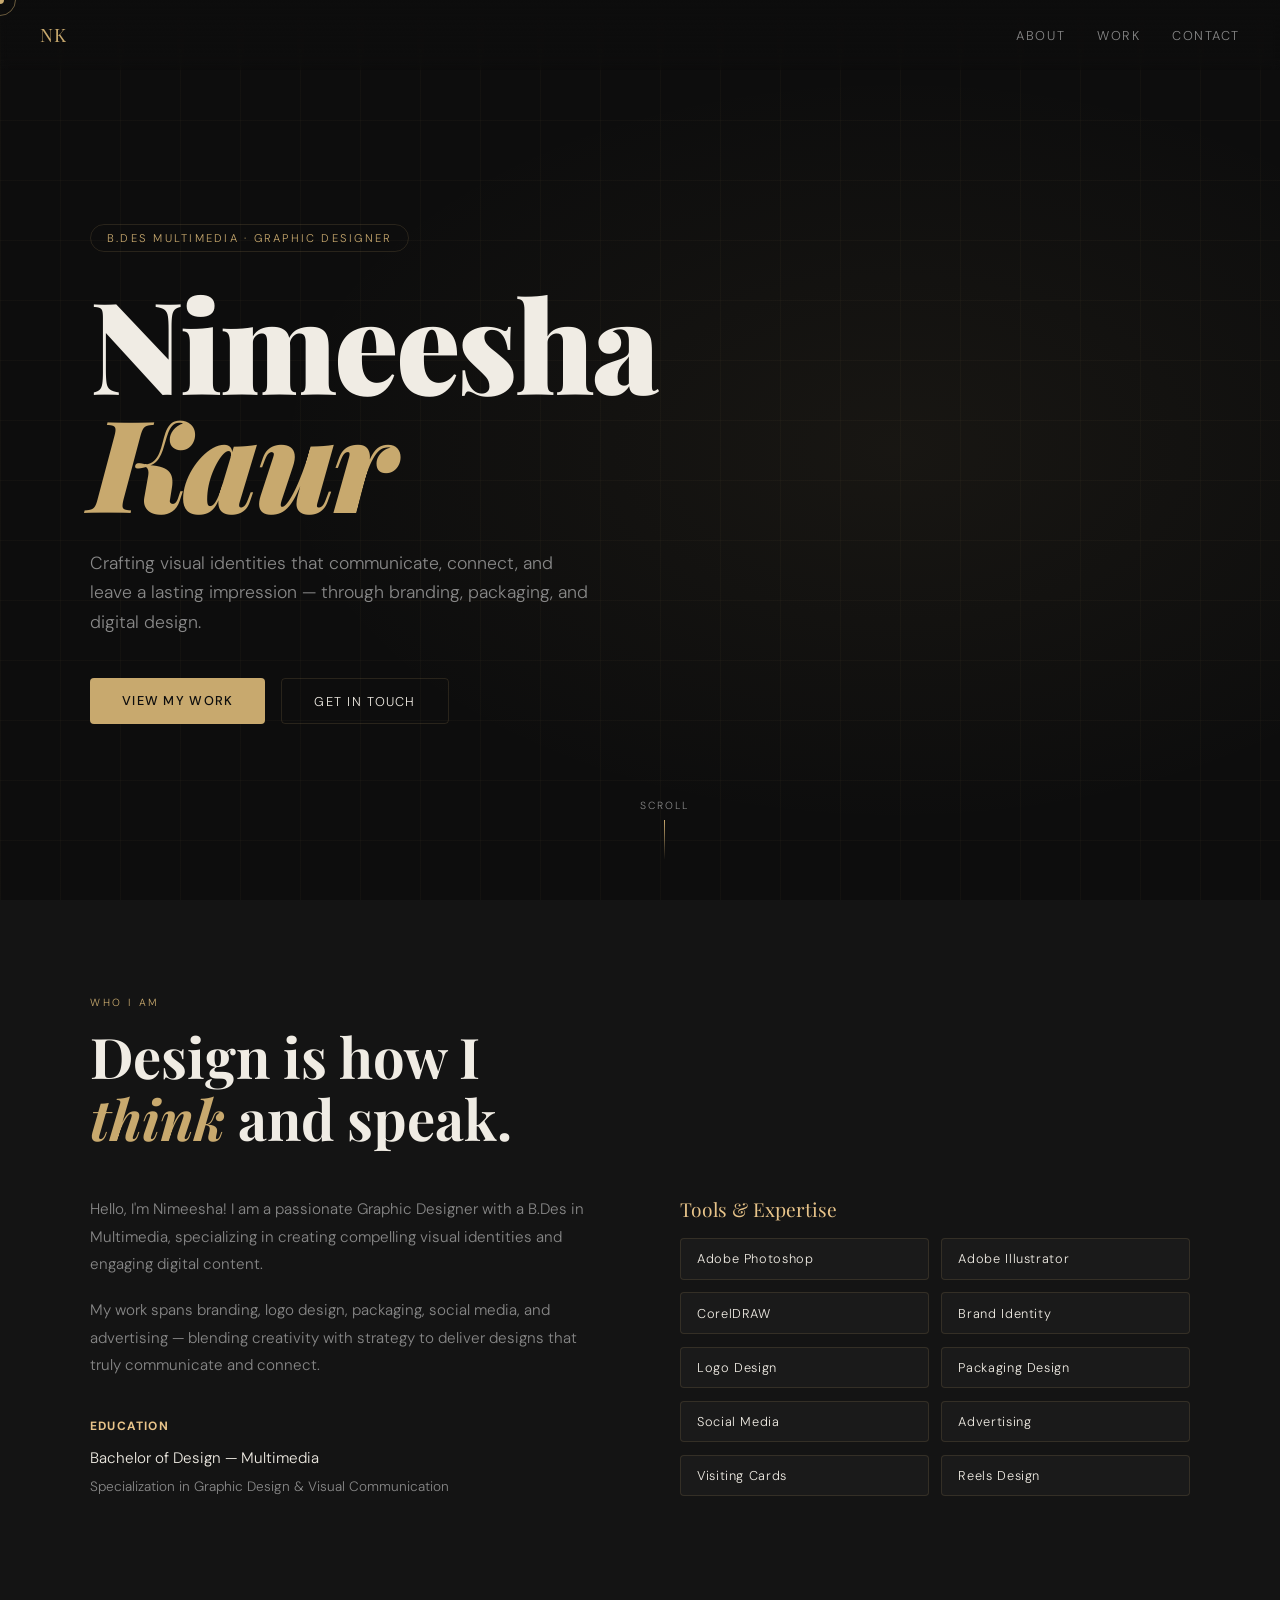
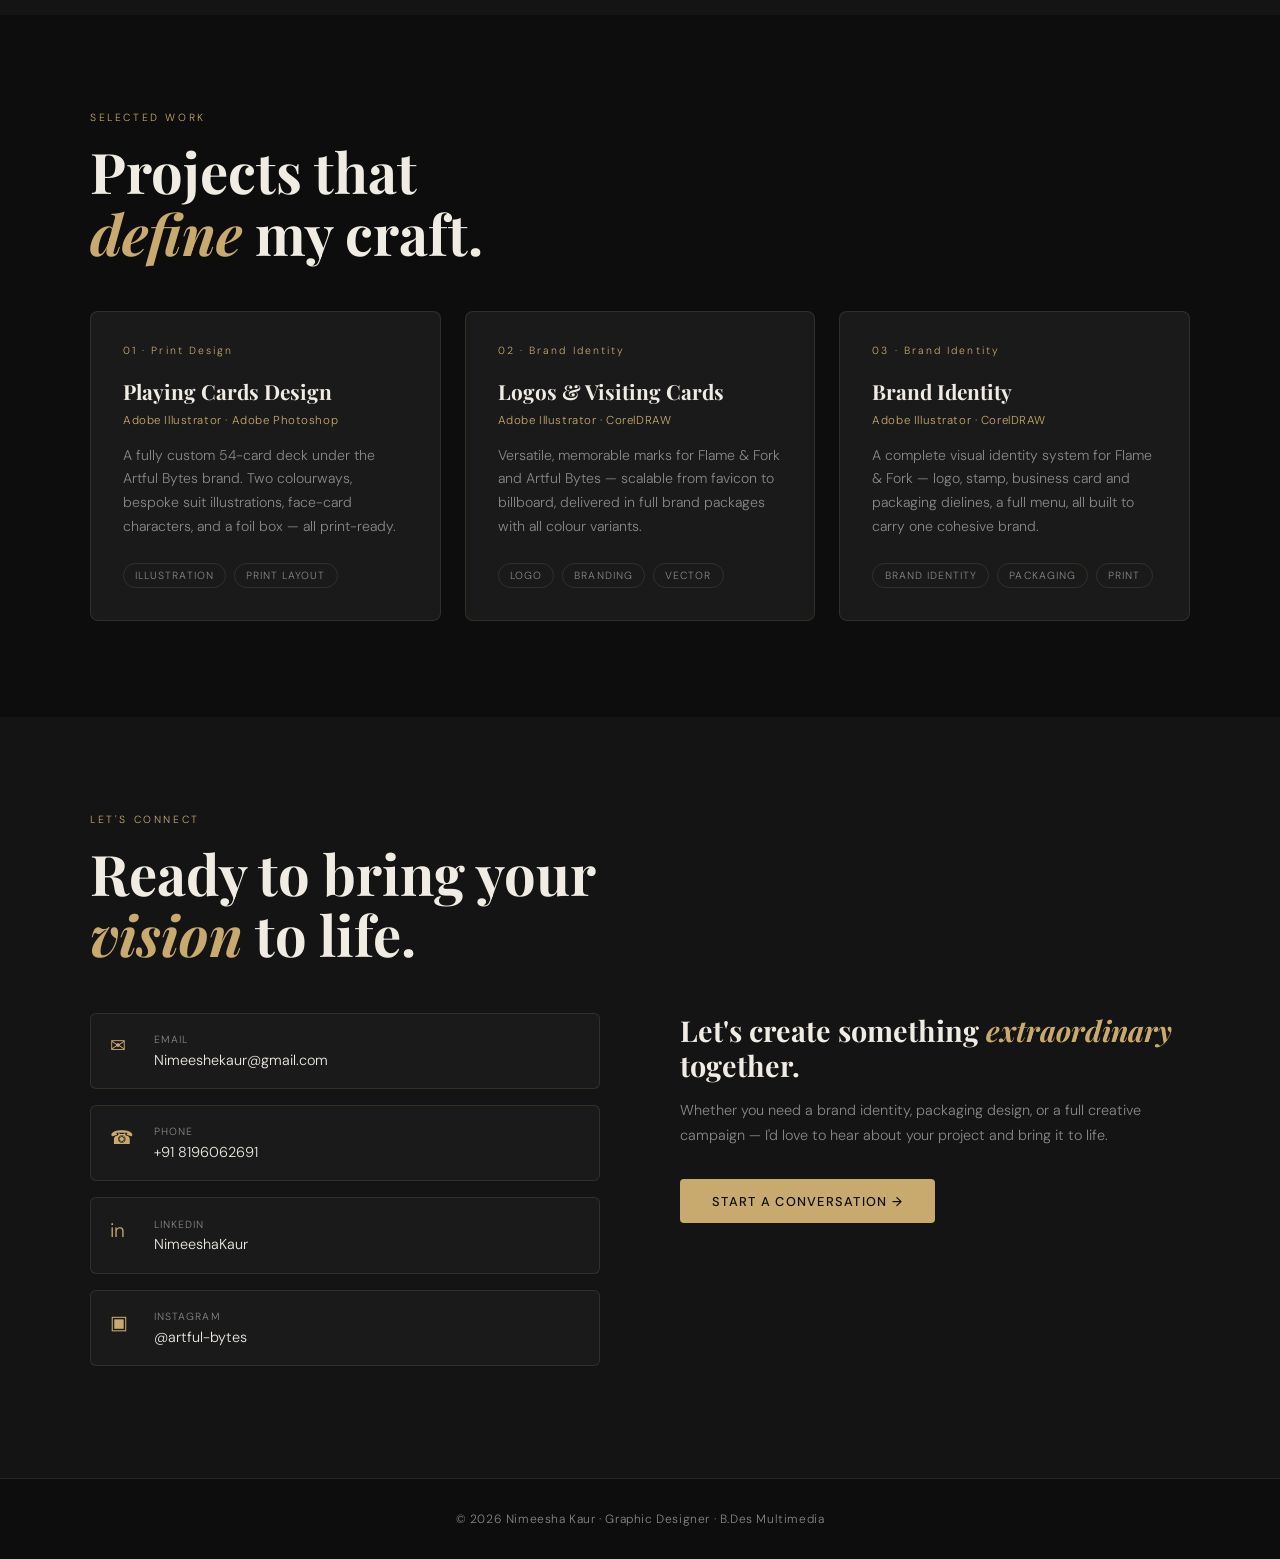
<file: index.html>
<!DOCTYPE html>
<html lang="en">
<head>
<meta charset="UTF-8">
<meta name="viewport" content="width=device-width, initial-scale=1.0">
<title>Nimeesha Kaur — Graphic Designer</title>
<link rel="stylesheet" href="style.css">
</head>
<body>

<!-- Custom Cursor -->
<div class="cursor" id="cursor"></div>
<div class="cursor-ring" id="cursorRing"></div>

<!-- Navigation -->
<nav>
  <a href="index.html" class="nav-logo">NK</a>
  <ul class="nav-links">
    <li><a href="#about">About</a></li>
    <li><a href="#projects">Work</a></li>
    <li><a href="#contact">Contact</a></li>
  </ul>
  <button class="hamburger" id="hamburger" aria-label="Open menu">
    <span></span><span></span><span></span>
  </button>
</nav>

<!-- Mobile Menu -->
<div class="mobile-menu" id="mobileMenu">
  <a href="#about">About</a>
  <a href="#projects">Work</a>
  <a href="#contact">Contact</a>
</div>

<!-- ── Hero ── -->
<section id="hero">
  <div class="bg-glow-right"></div>
  <div class="bg-grid"></div>
  <div class="hero-content">
    <div class="hero-tag">B.Des Multimedia · Graphic Designer</div>
    <h1 class="hero-name">Nimeesha<br><span>Kaur</span></h1>
    <p class="hero-sub">Crafting visual identities that communicate, connect, and leave a lasting impression — through branding, packaging, and digital design.</p>
    <div class="hero-cta">
      <a href="#projects" class="btn btn-primary">View My Work</a>
      <a href="#contact"  class="btn btn-outline">Get In Touch</a>
    </div>
  </div>
  <div class="hero-scroll">
    <span>Scroll</span>
    <div class="scroll-line"></div>
  </div>
</section>

<!-- ── About ── -->
<section id="about">
  <div class="container">
    <p class="section-label reveal">Who I Am</p>
    <h2 class="section-title reveal">Design is how I<br><em style="font-style:italic;color:var(--accent)">think</em> and speak.</h2>
    <div class="about-grid">
      <div class="about-text reveal">
        <p>Hello, I'm Nimeesha! I am a passionate Graphic Designer with a B.Des in Multimedia, specializing in creating compelling visual identities and engaging digital content.</p>
        <p>My work spans branding, logo design, packaging, social media, and advertising — blending creativity with strategy to deliver designs that truly communicate and connect.</p>
        <p style="margin-top:2rem;">
          <strong style="color:var(--accent2);font-size:0.75rem;letter-spacing:0.1em;text-transform:uppercase;">Education</strong><br>
          <span style="color:var(--text);margin-top:0.4rem;display:block;">Bachelor of Design — Multimedia</span>
          <span style="color:var(--muted);font-size:0.85rem;">Specialization in Graphic Design &amp; Visual Communication</span>
        </p>
      </div>
      <div class="reveal reveal-delay-2">
        <p class="skills-heading">Tools &amp; Expertise</p>
        <div class="skills-grid">
          <div class="skill-pill">Adobe Photoshop</div>
          <div class="skill-pill">Adobe Illustrator</div>
          <div class="skill-pill">CorelDRAW</div>
          <div class="skill-pill">Brand Identity</div>
          <div class="skill-pill">Logo Design</div>
          <div class="skill-pill">Packaging Design</div>
          <div class="skill-pill">Social Media</div>
          <div class="skill-pill">Advertising</div>
          <div class="skill-pill">Visiting Cards</div>
          <div class="skill-pill">Reels Design</div>
        </div>
      </div>
    </div>
  </div>
</section>

<!-- ── Projects ── -->
<section id="projects">
  <div class="container">
    <p class="section-label reveal">Selected Work</p>
    <h2 class="section-title reveal">Projects that<br><em style="font-style:italic;color:var(--accent)">define</em> my craft.</h2>
    <div class="projects-grid">

 <!-- 01 Playing Cards -->
<a href="playingCards.html" style="text-decoration:none;color:inherit;">
  <div class="project-card reveal">
    <div class="project-number">01 · Print Design</div>
    <h3 class="project-title">Playing Cards Design</h3>
    <p class="project-tools">Adobe Illustrator · Adobe Photoshop</p>
    <p class="project-desc">A fully custom 54-card deck under the Artful Bytes brand. Two colourways, bespoke suit illustrations, face-card characters, and a foil box — all print-ready.</p>
    <div class="project-tags">
      <span class="tag">Illustration</span>
      <span class="tag">Print Layout</span>
    </div>
    <div class="project-arrow">→</div>
  </div>
</a>

<!-- 02 Logo Design -->
<a href="logoDesign.html" style="text-decoration:none;color:inherit;">
  <div class="project-card reveal reveal-delay-1">
    <div class="project-number">02 · Brand Identity</div>
    <h3 class="project-title">Logos & Visiting Cards</h3>
    <p class="project-tools">Adobe Illustrator · CorelDRAW</p>
    <p class="project-desc">Versatile, memorable marks for Flame & Fork and Artful Bytes — scalable from favicon to billboard, delivered in full brand packages with all colour variants.</p>
    <div class="project-tags">
      <span class="tag">Logo</span>
      <span class="tag">Branding</span>
      <span class="tag">Vector</span>
    </div>
    <div class="project-arrow">→</div>
  </div>
</a>

<!-- 03 Visiting Cards -->
<!-- 03 Brand Identity -->
<a href="vc.html" style="text-decoration:none;color:inherit;">
  <div class="project-card reveal reveal-delay-2">
    <div class="project-number">03 · Brand Identity</div>
    <h3 class="project-title">Brand Identity</h3>
    <p class="project-tools">Adobe Illustrator · CorelDRAW</p>
    <p class="project-desc">A complete visual identity system for Flame & Fork — logo, stamp, business card and packaging dielines, a full menu, all built to carry one cohesive brand.</p>
    <div class="project-tags">
      <span class="tag">Brand Identity</span>
      <span class="tag">Packaging</span>
      <span class="tag">Print</span>
    </div>
    <div class="project-arrow">→</div>
  </div>
</a>
    </div>
  </div>
</section>

<!-- ── Contact ── -->
<section id="contact">
  <div class="container">
    <p class="section-label reveal">Let's Connect</p>
    <h2 class="section-title reveal">Ready to bring your<br><em style="font-style:italic;color:var(--accent)">vision</em> to life.</h2>
    <div class="contact-inner">
      <div class="reveal">
        <div class="contact-item">
          <div class="contact-icon">✉</div>
          <div>
            <p class="contact-label">Email</p>
            <p class="contact-value"><a href="mailto:Nimeeshekaur@gmail.com">Nimeeshekaur@gmail.com</a></p>
          </div>
        </div>
        <div class="contact-item">
          <div class="contact-icon">☎</div>
          <div>
            <p class="contact-label">Phone</p>
            <p class="contact-value"><a href="tel:8196062691">+91 8196062691</a></p>
          </div>
        </div>
        <div class="contact-item">
          <div class="contact-icon">in</div>
          <div>
            <p class="contact-label">LinkedIn</p>
            <p class="contact-value"><a href="https://www.linkedin.com/in/nimeesha-kaur-060a74396?utm_source=share_via&utm_content=profile&utm_medium=member_android">NimeeshaKaur</a></p>
          </div>
        </div>
        <div class="contact-item">
          <div class="contact-icon">▣</div>
          <div>
            <p class="contact-label">Instagram</p>
            <p class="contact-value"><a href="https://www.instagram.com/artful_.bytes?stkn=eWk2NmMzd254NXp5">@artful-bytes</a></p>
          </div>
        </div>
      </div>
      <div class="contact-cta reveal reveal-delay-2">
        <h3>Let's create something <em style="color:var(--accent)">extraordinary</em> together.</h3>
        <p>Whether you need a brand identity, packaging design, or a full creative campaign — I'd love to hear about your project and bring it to life.</p>
        <a href="mailto:Nimeeshekaur@gmail.com" class="btn btn-primary">Start a Conversation →</a>
      </div>
    </div>
  </div>
</section>

<footer>
  <p>© 2026 Nimeesha Kaur · Graphic Designer · B.Des Multimedia</p>
</footer>

<script src="main.js"></script>
</body>
</html>
</file>
<file: style.css>
/* ═══════════════════════════════════════════════
   NIMEESHA KAUR — SHARED STYLESHEET
   Used by: index.html & playingCards.html
════════════════════════════════════════════════ */

@import url('https://fonts.googleapis.com/css2?family=Playfair+Display:ital,wght@0,400;0,700;0,900;1,400&family=DM+Sans:wght@300;400;500&display=swap');

/* ── Variables ── */
:root {
  --bg:      #0d0d0d;
  --surface: #141414;
  --card:    #1a1a1a;
  --accent:  #c8a96e;
  --accent2: #e8c48a;
  --text:    #f0ece4;
  --muted:   #888888;
  --border:  rgba(200,169,110,0.15);
  --border-hover: rgba(200,169,110,0.4);
  --radius:  6px;
  --transition: 0.3s ease;
}

/* ── Reset ── */
*, *::before, *::after { box-sizing: border-box; margin: 0; padding: 0; }
html { scroll-behavior: smooth; }
body {
  background: var(--bg);
  color: var(--text);
  font-family: 'DM Sans', sans-serif;
  font-weight: 300;
  overflow-x: hidden;
  cursor: none;
}
img { display: block; max-width: 100%; }

/* ── Custom Cursor ── */
.cursor {
  width: 8px; height: 8px;
  background: var(--accent);
  border-radius: 50%;
  position: fixed; top: 0; left: 0;
  pointer-events: none; z-index: 9999;
  transform: translate(-50%, -50%);
}
.cursor-ring {
  width: 32px; height: 32px;
  border: 1px solid rgba(200,169,110,0.5);
  border-radius: 50%;
  position: fixed; top: 0; left: 0;
  pointer-events: none; z-index: 9998;
  transform: translate(-50%, -50%);
  transition: all 0.18s ease;
}
@media (hover: none) {
  .cursor, .cursor-ring { display: none; }
  body { cursor: auto; }
}

/* ── Navigation ── */
nav {
  position: fixed; top: 0; width: 100%; z-index: 100;
  padding: 1.4rem 2.5rem;
  display: flex; justify-content: space-between; align-items: center;
  background: linear-gradient(to bottom, rgba(13,13,13,0.97) 0%, transparent 100%);
  backdrop-filter: blur(4px);
}
.nav-logo {
  font-family: 'Playfair Display', serif;
  font-size: 1.15rem;
  letter-spacing: 0.05em;
  color: var(--accent);
  text-decoration: none;
}
.nav-links { display: flex; gap: 2rem; list-style: none; }
.nav-links a {
  color: var(--muted);
  text-decoration: none;
  font-size: 0.8rem;
  letter-spacing: 0.12em;
  text-transform: uppercase;
  transition: color var(--transition);
  position: relative;
}
.nav-links a::after {
  content: '';
  position: absolute; bottom: -3px; left: 0;
  width: 0; height: 1px;
  background: var(--accent);
  transition: width var(--transition);
}
.nav-links a:hover { color: var(--accent); }
.nav-links a:hover::after { width: 100%; }
.nav-links a.active { color: var(--accent); }
.nav-links a.active::after { width: 100%; }

/* ── Hamburger ── */
.hamburger {
  display: none;
  flex-direction: column; gap: 5px;
  background: none; border: none; cursor: pointer; padding: 4px;
}
.hamburger span {
  width: 22px; height: 1.5px;
  background: var(--accent);
  transition: all 0.3s;
  display: block;
}
.hamburger.open span:nth-child(1) { transform: rotate(45deg) translate(4.5px, 4.5px); }
.hamburger.open span:nth-child(2) { opacity: 0; }
.hamburger.open span:nth-child(3) { transform: rotate(-45deg) translate(4.5px, -4.5px); }

/* ── Mobile Menu ── */
.mobile-menu {
  display: none;
  position: fixed; inset: 0; background: rgba(13,13,13,0.97);
  z-index: 99; flex-direction: column;
  align-items: center; justify-content: center; gap: 2.5rem;
}
.mobile-menu.open { display: flex; }
.mobile-menu a {
  color: var(--text); text-decoration: none;
  font-family: 'Playfair Display', serif;
  font-size: 2rem; letter-spacing: 0.05em;
  transition: color 0.2s;
}
.mobile-menu a:hover { color: var(--accent); }

/* ── Buttons ── */
.btn {
  display: inline-block;
  padding: 0.85rem 2rem;
  font-size: 0.8rem; letter-spacing: 0.1em; text-transform: uppercase;
  text-decoration: none; border-radius: 4px; transition: all var(--transition);
  font-family: 'DM Sans', sans-serif;
}
.btn-primary { background: var(--accent); color: #0d0d0d; font-weight: 500; }
.btn-primary:hover { background: var(--accent2); transform: translateY(-2px); }
.btn-outline { border: 1px solid var(--border); color: var(--text); }
.btn-outline:hover { border-color: var(--accent); color: var(--accent); transform: translateY(-2px); }

/* ── Section Shared ── */
section { padding: 6rem 2.5rem; }
.container { max-width: 1100px; margin: 0 auto; }

.section-label {
  font-size: 0.65rem; letter-spacing: 0.25em; text-transform: uppercase;
  color: var(--accent); margin-bottom: 1rem;
}
.section-title {
  font-family: 'Playfair Display', serif;
  font-size: clamp(2rem, 5vw, 3.5rem);
  font-weight: 700; line-height: 1.1;
  margin-bottom: 3rem;
}

/* ── Background Grid (reusable) ── */
.bg-grid {
  position: absolute; inset: 0; pointer-events: none;
  background-image:
    linear-gradient(rgba(200,169,110,0.04) 1px, transparent 1px),
    linear-gradient(90deg, rgba(200,169,110,0.04) 1px, transparent 1px);
  background-size: 60px 60px;
}
.bg-glow-right {
  position: absolute; inset: 0;
  background: radial-gradient(ellipse 70% 60% at 70% 50%, rgba(200,169,110,0.06) 0%, transparent 70%);
}
.bg-glow-center {
  position: absolute; inset: 0;
  background: radial-gradient(ellipse 60% 50% at 50% 50%, rgba(200,169,110,0.05) 0%, transparent 70%);
}

/* ── Tags / Pills ── */
.tag {
  font-size: 0.65rem; letter-spacing: 0.1em; text-transform: uppercase;
  padding: 0.3rem 0.7rem; border-radius: 2rem;
  border: 1px solid var(--border); color: var(--muted);
  transition: all var(--transition);
}
.tag:hover { border-color: var(--accent); color: var(--accent); }

/* ── Scroll Reveal Animation ── */
.reveal {
  opacity: 0; transform: translateY(30px);
  transition: opacity 0.7s ease, transform 0.7s ease;
}
.reveal.visible { opacity: 1; transform: translateY(0); }
.reveal-delay-1 { transition-delay: 0.1s; }
.reveal-delay-2 { transition-delay: 0.2s; }
.reveal-delay-3 { transition-delay: 0.3s; }
.reveal-delay-4 { transition-delay: 0.4s; }

/* ── Keyframes ── */
@keyframes fadeUp {
  from { opacity: 0; transform: translateY(24px); }
  to   { opacity: 1; transform: translateY(0); }
}
@keyframes scrollPulse {
  0%, 100% { opacity: 1; }
  50%       { opacity: 0.3; }
}
@keyframes shimmer {
  0%   { background-position: -200% center; }
  100% { background-position: 200% center; }
}

/* ── Footer ── */
footer {
  padding: 2rem 2.5rem; text-align: center;
  border-top: 1px solid var(--border);
  font-size: 0.75rem; color: var(--muted); letter-spacing: 0.05em;
}
footer a { color: var(--accent); text-decoration: none; }
footer a:hover { text-decoration: underline; }

/* ════════════════════════════════════════
   INDEX PAGE STYLES
════════════════════════════════════════ */

/* Hero */
#hero {
  min-height: 100vh;
  display: flex; align-items: center;
  padding: 7rem 2.5rem 4rem;
  position: relative; overflow: hidden;
}
.hero-content { position: relative; max-width: 1100px; margin: 0 auto; width: 100%; }
.hero-tag {
  display: inline-block;
  font-size: 0.7rem; letter-spacing: 0.2em; text-transform: uppercase;
  color: var(--accent); border: 1px solid var(--border);
  padding: 0.4rem 1rem; border-radius: 2rem; margin-bottom: 2rem;
  animation: fadeUp 0.8s ease both;
}
.hero-name {
  font-family: 'Playfair Display', serif;
  font-size: clamp(3.5rem, 10vw, 8rem);
  font-weight: 900; line-height: 0.92;
  letter-spacing: -0.02em;
  animation: fadeUp 0.8s 0.1s ease both;
}
.hero-name span { color: var(--accent); font-style: italic; }
.hero-sub {
  margin-top: 1.8rem;
  font-size: clamp(0.9rem, 2vw, 1.1rem);
  color: var(--muted); max-width: 500px; line-height: 1.7;
  animation: fadeUp 0.8s 0.2s ease both;
}
.hero-cta {
  margin-top: 2.5rem;
  display: flex; gap: 1rem; flex-wrap: wrap;
  animation: fadeUp 0.8s 0.3s ease both;
}
.hero-scroll {
  position: absolute; bottom: 2.5rem; left: 50%; transform: translateX(-50%);
  display: flex; flex-direction: column; align-items: center; gap: 0.5rem;
  animation: fadeUp 1s 0.6s ease both;
}
.hero-scroll span { font-size: 0.65rem; letter-spacing: 0.2em; text-transform: uppercase; color: var(--muted); }
.scroll-line {
  width: 1px; height: 40px; background: linear-gradient(to bottom, var(--accent), transparent);
  animation: scrollPulse 1.5s ease infinite;
}

/* About */
#about { background: var(--surface); }
.about-grid { display: grid; grid-template-columns: 1fr 1fr; gap: 5rem; align-items: start; }
.about-text p { color: var(--muted); line-height: 1.8; margin-bottom: 1.2rem; font-size: 0.95rem; }
.skills-heading { font-family: 'Playfair Display', serif; font-size: 1.2rem; margin-bottom: 1rem; color: var(--accent2); }
.skills-grid { display: grid; grid-template-columns: 1fr 1fr; gap: 0.8rem; }
.skill-pill {
  border: 1px solid var(--border); padding: 0.7rem 1rem;
  border-radius: 4px; font-size: 0.8rem; color: var(--text);
  letter-spacing: 0.05em; transition: all var(--transition);
  background: var(--card);
}
.skill-pill:hover { border-color: var(--accent); color: var(--accent); transform: translateX(4px); }

/* Projects */
#projects { background: var(--bg); }
.projects-grid { display: grid; grid-template-columns: repeat(auto-fill, minmax(320px, 1fr)); gap: 1.5rem; }
.project-card {
  background: var(--card); border: 1px solid var(--border);
  border-radius: 8px; padding: 2rem; transition: all 0.35s;
  position: relative; overflow: hidden; cursor: pointer;
}
.project-card::before {
  content: ''; position: absolute; inset: 0;
  background: linear-gradient(135deg, rgba(200,169,110,0.05), transparent);
  opacity: 0; transition: opacity 0.35s;
}
.project-card:hover { border-color: var(--border-hover); transform: translateY(-5px); box-shadow: 0 20px 60px rgba(0,0,0,0.4); }
.project-card:hover::before { opacity: 1; }
.project-number { font-size: 0.65rem; letter-spacing: 0.2em; color: var(--accent); margin-bottom: 1.2rem; }
.project-title { font-family: 'Playfair Display', serif; font-size: 1.3rem; font-weight: 700; margin-bottom: 0.5rem; }
.project-type { font-size: 0.75rem; color: var(--muted); margin-bottom: 1rem; letter-spacing: 0.05em; }
.project-desc { font-size: 0.88rem; color: var(--muted); line-height: 1.7; margin-bottom: 1.5rem; }
.project-tags { display: flex; flex-wrap: wrap; gap: 0.5rem; }
.project-tools { font-size: 0.72rem; color: var(--accent); margin-bottom: 1rem; letter-spacing: 0.05em; }
.project-arrow {
  position: absolute; bottom: 1.5rem; right: 1.5rem;
  width: 32px; height: 32px; border-radius: 50%;
  border: 1px solid var(--border);
  display: flex; align-items: center; justify-content: center;
  font-size: 0.9rem; color: var(--muted);
  transition: all var(--transition); opacity: 0;
}
.project-card:hover .project-arrow { opacity: 1; border-color: var(--accent); color: var(--accent); }

/* Contact */
#contact { background: var(--surface); }
.contact-inner { display: grid; grid-template-columns: 1fr 1fr; gap: 5rem; align-items: start; }
.contact-item {
  display: flex; gap: 1rem; align-items: flex-start;
  padding: 1.2rem; border: 1px solid var(--border); border-radius: 6px;
  margin-bottom: 1rem; background: var(--card); transition: all var(--transition);
}
.contact-item:hover { border-color: var(--accent); transform: translateX(4px); }
.contact-icon { font-size: 1.2rem; min-width: 28px; color: var(--accent); }
.contact-label { font-size: 0.65rem; color: var(--muted); letter-spacing: 0.1em; text-transform: uppercase; margin-bottom: 0.3rem; }
.contact-value { font-size: 0.9rem; color: var(--text); }
.contact-value a { color: inherit; text-decoration: none; transition: color 0.2s; }
.contact-value a:hover { color: var(--accent); }
.contact-cta h3 { font-family: 'Playfair Display', serif; font-size: 1.8rem; font-weight: 700; margin-bottom: 1rem; line-height: 1.2; }
.contact-cta p { color: var(--muted); line-height: 1.7; font-size: 0.9rem; margin-bottom: 2rem; }


/* ════════════════════════════════════════
   PLAYING CARDS PAGE STYLES
════════════════════════════════════════ */

/* Page hero — project detail banner */
.page-hero {
  min-height: 55vh;
  display: flex; align-items: flex-end;
  padding: 7rem 2.5rem 3.5rem;
  position: relative; overflow: hidden;
  border-bottom: 1px solid var(--border);
}
.page-hero-content { position: relative; max-width: 1100px; margin: 0 auto; width: 100%; }

/* Breadcrumb */
.breadcrumb {
  display: flex; align-items: center; gap: 0.6rem;
  margin-bottom: 2rem;
  font-size: 0.7rem; letter-spacing: 0.15em; text-transform: uppercase;
  color: var(--muted);
  animation: fadeUp 0.7s ease both;
}
.breadcrumb a { color: var(--accent); text-decoration: none; transition: opacity 0.2s; }
.breadcrumb a:hover { opacity: 0.75; }
.breadcrumb span { color: var(--border); }

/* Project meta row */
.project-meta {
  display: flex; align-items: center; gap: 1.2rem; flex-wrap: wrap;
  margin-bottom: 1.5rem;
  animation: fadeUp 0.7s 0.05s ease both;
}
.meta-badge {
  font-size: 0.65rem; letter-spacing: 0.18em; text-transform: uppercase;
  border: 1px solid var(--border); padding: 0.35rem 0.9rem;
  border-radius: 2rem; color: var(--muted);
}
.meta-badge.accent { color: var(--accent); border-color: rgba(200,169,110,0.35); }

/* Large project title */
.page-title {
  font-family: 'Playfair Display', serif;
  font-size: clamp(2.8rem, 8vw, 6.5rem);
  font-weight: 900; line-height: 0.93;
  letter-spacing: -0.02em;
  animation: fadeUp 0.7s 0.1s ease both;
}
.page-title em { font-style: italic; color: var(--accent); }

.page-subtitle {
  margin-top: 1.4rem; max-width: 560px;
  font-size: clamp(0.88rem, 1.8vw, 1rem);
  color: var(--muted); line-height: 1.75;
  animation: fadeUp 0.7s 0.15s ease both;
}

/* Tools strip */
.tools-strip {
  margin-top: 2rem;
  display: flex; gap: 0.8rem; flex-wrap: wrap;
  animation: fadeUp 0.7s 0.2s ease both;
}
.tool-chip {
  font-size: 0.7rem; letter-spacing: 0.08em;
  padding: 0.4rem 0.9rem; border-radius: 3px;
  background: var(--card); border: 1px solid var(--border);
  color: var(--text);
}

/* ── Gallery section ── */
.gallery-section { background: var(--bg); padding: 5rem 2.5rem; }

/* Masonry-style layout */
.gallery-grid {
  display: grid;
  grid-template-columns: repeat(12, 1fr);
  grid-template-rows: auto;
  gap: 1.2rem;
  max-width: 1100px; margin: 0 auto;
}

/* Individual image cells */
.gallery-item {
  overflow: hidden; border-radius: var(--radius);
  border: 1px solid var(--border);
  position: relative; background: var(--card);
  cursor: zoom-in;
}
.gallery-item img {
  width: 100%; height: 100%;
  object-fit: cover;
  transition: transform 0.6s cubic-bezier(0.25,0.46,0.45,0.94),
              filter 0.4s ease;
  filter: brightness(0.92);
}
.gallery-item:hover img { transform: scale(1.04); filter: brightness(1); }

/* Overlay on hover */
.gallery-item .overlay {
  position: absolute; inset: 0;
  background: linear-gradient(to top, rgba(13,13,13,0.75) 0%, transparent 50%);
  opacity: 0; transition: opacity 0.4s ease;
  display: flex; align-items: flex-end; padding: 1.2rem;
}
.gallery-item:hover .overlay { opacity: 1; }
.overlay-text { font-size: 0.75rem; letter-spacing: 0.1em; color: var(--accent2); text-transform: uppercase; }

/* Layout assignments — creative asymmetric grid */
/* .gi-1 { grid-column: 1 / 8;  grid-row: 1; aspect-ratio: 16/9; }
.gi-2 { grid-column: 8 / 13; grid-row: 1; aspect-ratio: 4/5; }
.gi-3 { grid-column: 1 / 5;  grid-row: 2; aspect-ratio: 4/5; }
.gi-4 { grid-column: 5 / 13; grid-row: 2; aspect-ratio: 16/9; } */
/* ── 10-Image Brand Identity Gallery ── */

.gi-1 {
  grid-column: 1 / 8;
  grid-row: 1;
  aspect-ratio: 16 / 9;
}

.gi-2 {
  grid-column: 8 / 13;
  grid-row: 1;
  aspect-ratio: 4 / 5;
}

.gi-3 {
  grid-column: 1 / 5;
  grid-row: 2;
  aspect-ratio: 4 / 5;
}

.gi-4 {
  grid-column: 5 / 13;
  grid-row: 2;
  aspect-ratio: 16 / 9;
}

.gi-5 {
  grid-column: 1 / 7;
  grid-row: 3;
  aspect-ratio: 16 / 10;
}

.gi-6 {
  grid-column: 7 / 13;
  grid-row: 3;
  aspect-ratio: 16 / 10;
}

.gi-7 {
  grid-column: 1 / 4;
  grid-row: 4;
  aspect-ratio: 4 / 5;
}

.gi-8 {
  grid-column: 4 / 7;
  grid-row: 4;
  aspect-ratio: 4 / 5;
}

.gi-9 {
  grid-column: 7 / 10;
  grid-row: 4;
  aspect-ratio: 4 / 5;
}

.gi-10 {
  grid-column: 10 / 13;
  grid-row: 4;
  aspect-ratio: 4 / 5;
}

/* ── Project Info ── */
.project-info-section { background: var(--surface); padding: 5rem 2.5rem; }
.info-grid { display: grid; grid-template-columns: 1fr 1fr; gap: 4rem; max-width: 1100px; margin: 0 auto; }

.info-block h3 {
  font-family: 'Playfair Display', serif;
  font-size: 1.6rem; margin-bottom: 1.2rem;
}
.info-block p { color: var(--muted); line-height: 1.85; font-size: 0.92rem; margin-bottom: 1rem; }

/* Stat boxes */
.stats-row { display: grid; grid-template-columns: repeat(3, 1fr); gap: 1rem; margin-bottom: 2rem; }
.stat-box {
  background: var(--card); border: 1px solid var(--border);
  border-radius: var(--radius); padding: 1.2rem;
  text-align: center; transition: border-color var(--transition);
}
.stat-box:hover { border-color: var(--accent); }
.stat-num {
  font-family: 'Playfair Display', serif;
  font-size: 2rem; color: var(--accent); font-weight: 700; display: block;
}
.stat-label { font-size: 0.65rem; letter-spacing: 0.12em; text-transform: uppercase; color: var(--muted); margin-top: 0.3rem; }

/* Detail list */
.detail-list { list-style: none; }
.detail-list li {
  display: flex; justify-content: space-between;
  padding: 0.9rem 0;
  border-bottom: 1px solid var(--border);
  font-size: 0.88rem;
}
.detail-list li:last-child { border-bottom: none; }
.detail-list .dl-key { color: var(--muted); font-size: 0.75rem; letter-spacing: 0.08em; text-transform: uppercase; }
.detail-list .dl-val { color: var(--text); text-align: right; }

/* ── Lightbox ── */
.lightbox {
  position: fixed; inset: 0;
  background: rgba(10,10,10,0.95);
  z-index: 1000; display: none;
  align-items: center; justify-content: center;
  padding: 2rem;
}
.lightbox.open { display: flex; }
.lightbox-img {
  max-width: 90vw; max-height: 88vh;
  object-fit: contain;
  border-radius: 4px;
  box-shadow: 0 40px 100px rgba(0,0,0,0.8);
  animation: fadeUp 0.3s ease;
}
.lightbox-close {
  position: fixed; top: 1.5rem; right: 2rem;
  font-size: 2rem; color: var(--accent); cursor: pointer;
  background: none; border: none; line-height: 1;
  transition: opacity 0.2s;
}
.lightbox-close:hover { opacity: 0.6; }

/* ── Next Project CTA ── */
.next-project {
  background: var(--bg); padding: 5rem 2.5rem;
  border-top: 1px solid var(--border);
}
.next-inner {
  max-width: 1100px; margin: 0 auto;
  display: flex; justify-content: space-between; align-items: center;
  gap: 2rem; flex-wrap: wrap;
}
.next-label { font-size: 0.65rem; letter-spacing: 0.2em; text-transform: uppercase; color: var(--muted); margin-bottom: 0.5rem; }
.next-title { font-family: 'Playfair Display', serif; font-size: clamp(1.5rem, 4vw, 2.5rem); font-weight: 700; }

/* ════════════════════════════════════════
   RESPONSIVE
════════════════════════════════════════ */
@media (max-width: 900px) {
  .gallery-grid { grid-template-columns: 1fr 1fr; }
  /* .gi-1 { grid-column: 1 / 3; aspect-ratio: 16/9; }
  .gi-2 { grid-column: 1 / 3; grid-row: auto; aspect-ratio: 4/3; }
  .gi-3 { grid-column: 1 / 2; grid-row: auto; aspect-ratio: 4/5; }
  .gi-4 { grid-column: 2 / 3; grid-row: auto; aspect-ratio: 4/5; } */
  .gi-1,
.gi-2,
.gi-3,
.gi-4,
.gi-5,
.gi-6,
.gi-7,
.gi-8,
.gi-9,
.gi-10 {
  grid-row: auto;
}

.gi-1,
.gi-2,
.gi-3,
.gi-4,
.gi-5,
.gi-6 {
  grid-column: auto;
}

.gi-7,
.gi-8,
.gi-9,
.gi-10 {
  grid-column: auto;
}
  .info-grid { grid-template-columns: 1fr; gap: 2.5rem; }
  .stats-row { grid-template-columns: repeat(3, 1fr); }
}

@media (max-width: 768px) {
  nav { padding: 1.2rem 1.5rem; }
  .nav-links { display: none; }
  .hamburger { display: flex; }
  section { padding: 4rem 1.5rem; }
  #hero { padding: 6rem 1.5rem 3rem; }
  .about-grid, .contact-inner { grid-template-columns: 1fr; gap: 2.5rem; }
  .projects-grid { grid-template-columns: 1fr; }
  .hero-scroll { display: none; }
  .page-hero { padding: 6rem 1.5rem 2.5rem; min-height: 45vh; }
  .gallery-section, .project-info-section, .next-project { padding: 3.5rem 1.5rem; }
  .gallery-grid { grid-template-columns: 1fr; }
  /* .gi-1, .gi-2, .gi-3, .gi-4 { grid-column: 1 / 2; grid-row: auto; aspect-ratio: 4/3; } */
  .gi-1,
.gi-2,
.gi-3,
.gi-4,
.gi-5,
.gi-6,
.gi-7,
.gi-8,
.gi-9,
.gi-10 {
  grid-column: 1 / 2;
  grid-row: auto;
  aspect-ratio: 4 / 3;
}
  .next-inner { flex-direction: column; align-items: flex-start; }
  .stats-row { grid-template-columns: 1fr 1fr; }
}
</file>
